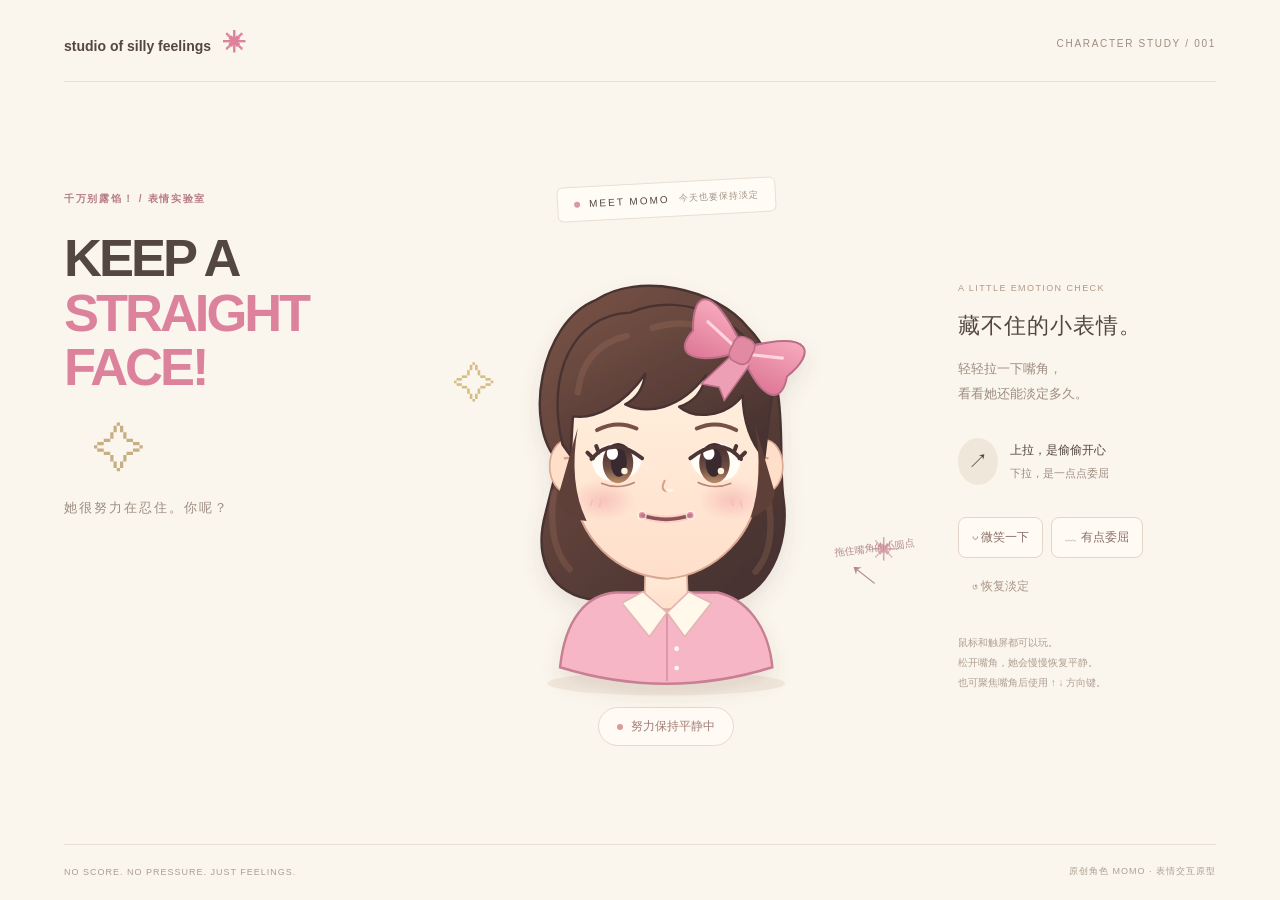
<file: archive/Momo-v1/index.html>
<!doctype html>
<html lang="zh-CN"><head><meta charset="UTF-8"><meta name="viewport" content="width=device-width, initial-scale=1"><title>KEEP A STRAIGHT FACE! · 表情实验室</title><link rel="stylesheet" href="style.css"></head>
<body><main><header><a class="brand" href="#">studio of silly feelings <span>✳</span></a><span class="edition">CHARACTER STUDY / 001</span></header><section class="intro"><span class="eyebrow">千万别露馅！ / 表情实验室</span><h1>KEEP A<br><em>STRAIGHT FACE!</em><span class="spark">✧</span></h1><p>她很努力在忍住。你呢？</p></section><section class="playground" aria-label="可交互角色"><div class="paper-label"><i></i> MEET MOMO <small>今天也要保持淡定</small></div><div class="stage"><svg id="character" viewBox="0 0 600 620" role="img" aria-labelledby="charTitle charDesc"><title id="charTitle">粉色蝴蝶结少女 Momo</title><desc id="charDesc">拖动嘴角的两个粉色圆点，或用下方表情按钮和键盘体验表情。</desc><defs><linearGradient id="hair" x2=".7" y2="1"><stop stop-color="#795346"/><stop offset="1" stop-color="#493331"/></linearGradient><linearGradient id="skin" x2="0" y2="1"><stop stop-color="#fff0de"/><stop offset="1" stop-color="#ffdfcb"/></linearGradient><linearGradient id="pink" x2="0" y2="1"><stop stop-color="#f7a9bc"/><stop offset="1" stop-color="#de7897"/></linearGradient><radialGradient id="blush"><stop stop-color="#ee8f99" stop-opacity=".7"/><stop offset="1" stop-color="#ee8f99" stop-opacity="0"/></radialGradient><linearGradient id="eye" x2="0" y2="1"><stop stop-color="#3e292d"/><stop offset=".65" stop-color="#725046"/><stop offset="1" stop-color="#bc8c68"/></linearGradient><filter id="shadow"><feDropShadow dx="0" dy="12" stdDeviation="12" flood-color="#754c40" flood-opacity=".12"/></filter></defs>
<ellipse cx="300" cy="580" rx="148" ry="15" fill="#e9dccc" opacity=".5"/>
<g id="girl" filter="url(#shadow)"><path d="M166 303C122 259 142 130 213 102C264 68 361 86 402 137C458 193 437 290 446 351C454 408 425 470 378 477L202 474C148 462 137 414 150 367Z" fill="url(#hair)" stroke="#493331" stroke-width="3"/>
<path d="M238 466C201 468 174 499 168 559Q300 600 432 559C427 507 399 474 364 466Z" fill="#f7b6c5" stroke="#c77f91" stroke-width="3"/><path d="M274 425L273 476Q301 498 327 476L325 423" fill="url(#skin)" stroke="#dba894" stroke-width="2"/>
<path d="M271 465L301 491L279 521L245 479Z M328 465L301 491L323 521L356 479Z" fill="#fff8eb" stroke="#e2b7b2" stroke-width="2"/><path d="M301 493V576" stroke="#d692a4" stroke-width="2"/><circle cx="313" cy="536" r="3" fill="#fff7e9"/><circle cx="313" cy="560" r="3" fill="#fff7e9"/>
<ellipse cx="178" cy="309" rx="23" ry="33" fill="#ffdeca" stroke="#dba894" stroke-width="2"/><ellipse cx="422" cy="309" rx="23" ry="33" fill="#ffdeca" stroke="#dba894" stroke-width="2"/><path d="M174 299Q188 296 184 316M426 299Q412 296 416 316" fill="none" stroke="#dca18e" stroke-width="3" stroke-linecap="round"/>
<path d="M182 240C182 164 415 163 419 247L415 329C412 394 362 443 301 449C239 445 189 399 185 334Z" fill="url(#skin)" stroke="#dba894" stroke-width="2.5"/>
<g id="cheeks"><ellipse cx="221" cy="351" rx="41" ry="26" fill="url(#blush)"/><ellipse cx="381" cy="351" rx="41" ry="26" fill="url(#blush)"/><path d="M208 351l-2 7m13-6l-2 7m164-8l2 7m9-6l2 7" stroke="#e99f9e" stroke-width="2" stroke-linecap="round"/></g>
<g fill="none" stroke="#765146" stroke-width="5" stroke-linecap="round"><path id="browL" d="M214 264Q239 251 263 262"/><path id="browR" d="M338 262Q362 251 387 264"/></g>
<g id="eyeL"><path d="M207 300C216 276 251 273 270 299C267 331 217 338 209 310Z" fill="#fffdf5"/><ellipse cx="240" cy="305" rx="19" ry="25" fill="url(#eye)"/><ellipse cx="241" cy="304" rx="10" ry="18" fill="#392b2d"/><ellipse cx="233" cy="293" rx="7" ry="8" fill="white"/><circle cx="248" cy="315" r="4" fill="#fff2da"/><path id="lidL" d="M207 300Q233 270 270 299M209 299l-7-7m14 0l-3-8" fill="none" stroke="#4e3534" stroke-width="5" stroke-linecap="round"/><path d="M219 330Q241 339 261 329" fill="none" stroke="#bb8a77" stroke-width="2"/></g>
<g id="eyeR"><path d="M330 299C349 273 384 276 393 300L391 310C383 338 333 331 330 299Z" fill="#fffdf5"/><ellipse cx="360" cy="305" rx="19" ry="25" fill="url(#eye)"/><ellipse cx="359" cy="304" rx="10" ry="18" fill="#392b2d"/><ellipse cx="353" cy="293" rx="7" ry="8" fill="white"/><circle cx="368" cy="315" r="4" fill="#fff2da"/><path d="M330 299Q367 270 393 300M391 299l7-7m-14 0l3-8" fill="none" stroke="#4e3534" stroke-width="5" stroke-linecap="round"/><path d="M339 329Q359 339 381 330" fill="none" stroke="#bb8a77" stroke-width="2"/></g>
<path d="M298 327q-6 12 3 13" fill="none" stroke="#d7a08c" stroke-width="2.5" stroke-linecap="round"/><ellipse cx="304" cy="339" rx="5" ry="2" fill="#fff4e4"/>
<path id="mouthShade" d="M270 371Q300 381 330 371" fill="none" stroke="#ecaaa6" stroke-width="9" stroke-linecap="round" opacity=".3"/><path id="mouth" d="M270 370Q300 380 330 370" fill="none" stroke="#8f5158" stroke-width="4.5" stroke-linecap="round"/>
<g id="handles"><circle class="handle" id="leftHandle" cx="270" cy="370" r="19" fill="transparent" tabindex="0" role="slider" aria-label="左嘴角，方向键调整" aria-valuemin="-1" aria-valuemax="1" aria-valuenow="0"/><circle class="dot" id="leftDot" cx="270" cy="370" r="5"/><circle class="handle" id="rightHandle" cx="330" cy="370" r="19" fill="transparent" tabindex="0" role="slider" aria-label="右嘴角，方向键调整" aria-valuemin="-1" aria-valuemax="1" aria-valuenow="0"/><circle class="dot" id="rightDot" cx="330" cy="370" r="5"/></g>
<path d="M171 282C150 196 183 121 255 118C323 88 415 128 432 215L422 299Q396 269 395 221C373 249 335 251 316 235Q344 226 349 196C317 239 276 245 249 232Q270 222 274 194C247 233 212 251 184 247L181 296Z" fill="url(#hair)" stroke="#493331" stroke-width="3" stroke-linejoin="round"/>
<path d="M190 217Q197 160 251 147M283 137Q357 115 402 183M160 342Q152 408 180 437M425 340Q439 409 411 440" fill="none" stroke="#aa7b60" stroke-width="8" stroke-linecap="round" opacity=".24"/><path d="M190 261Q178 330 201 377Q173 375 164 352M410 256Q422 321 405 373Q432 363 435 342" fill="#5f4039"/>
<g transform="translate(397 158) rotate(26)"><path d="M-5 0C-72-52-87-31-65 12C-75 45-52 54-7 16Z" fill="url(#pink)" stroke="#bc6d87" stroke-width="2.5"/><path d="M5 0C69-53 85-31 65 12C75 46 52 54 7 16Z" fill="url(#pink)" stroke="#bc6d87" stroke-width="2.5"/><path d="M-7 15L-27 67L-5 61L8 73L17 20" fill="#eda0b5" stroke="#bc6d87" stroke-width="2"/><path d="M-53-6L-10 7M50-6L11 8" stroke="#ffd5de" stroke-width="4" stroke-linecap="round"/><rect x="-13" y="-9" width="27" height="33" rx="10" fill="#e28aa4" stroke="#bc6d87" stroke-width="2"/></g>
<g id="sweat" opacity="0"><path d="M409 275Q435 311 416 314Q398 311 409 275Z" fill="#a9d9de" stroke="#78b6c3" stroke-width="2"/><path d="M410 297l2 7" stroke="white" stroke-width="3" stroke-linecap="round"/></g></g></svg><span class="float-star star-one">✧</span><span class="float-star star-two">✳</span><div class="drag-note">拖住嘴角的小圆点 <span>↖</span></div></div><div class="feeling"><span id="statusDot"></span><span id="feelingText" aria-live="polite">努力保持平静中</span></div></section><aside class="controls"><span class="tiny-title">A LITTLE EMOTION CHECK</span><h2>藏不住的小表情。</h2><p>轻轻拉一下嘴角，<br>看看她还能淡定多久。</p><div class="instruction"><span>↗</span><div><b>上拉，是偷偷开心</b><small>下拉，是一点点委屈</small></div></div><div class="presets"><button data-mood="happy">◡ 微笑一下</button><button data-mood="sad">﹏ 有点委屈</button><button id="reset">↺ 恢复淡定</button></div><p class="footnote">鼠标和触屏都可以玩。<br>松开嘴角，她会慢慢恢复平静。<br>也可聚焦嘴角后使用 ↑ ↓ 方向键。</p></aside><footer><span>NO SCORE. NO PRESSURE. JUST FEELINGS.</span><span>原创角色 MOMO · 表情交互原型</span></footer></main><script src="script.js"></script></body></html>
</file>
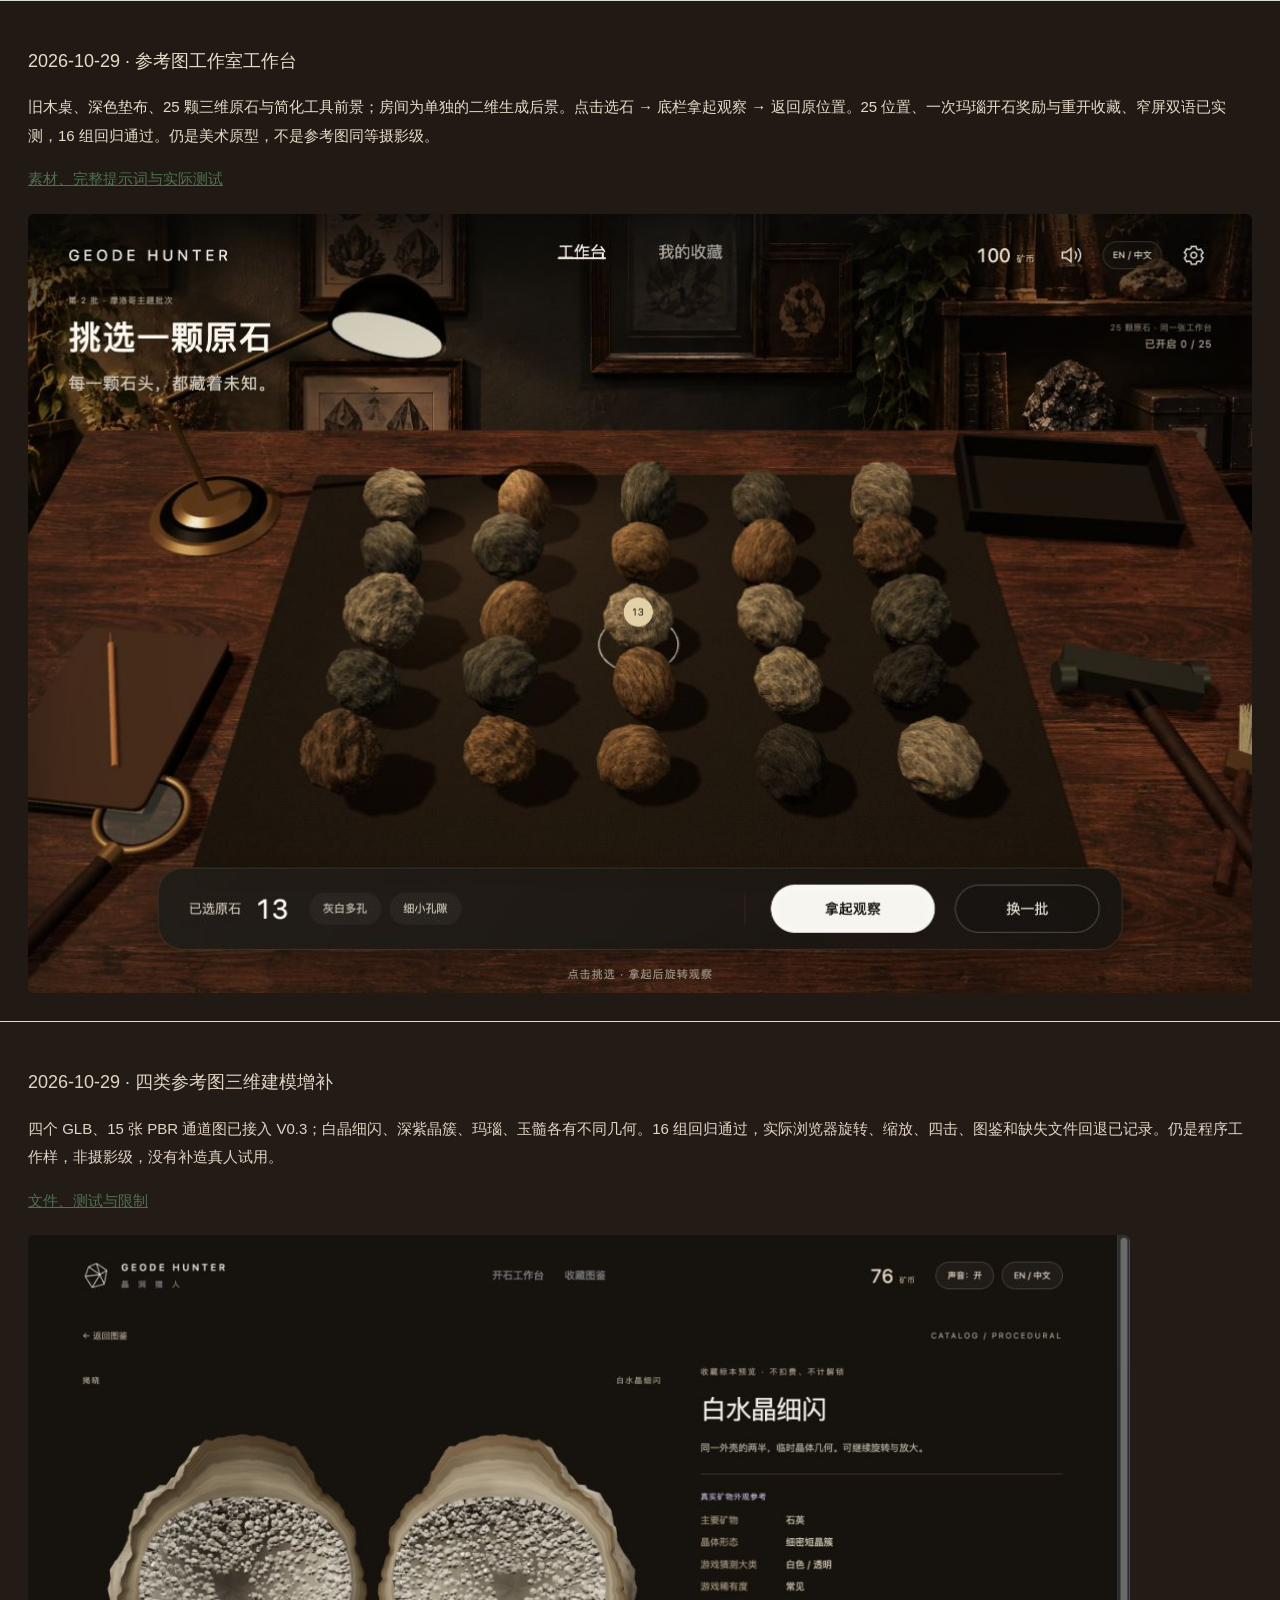
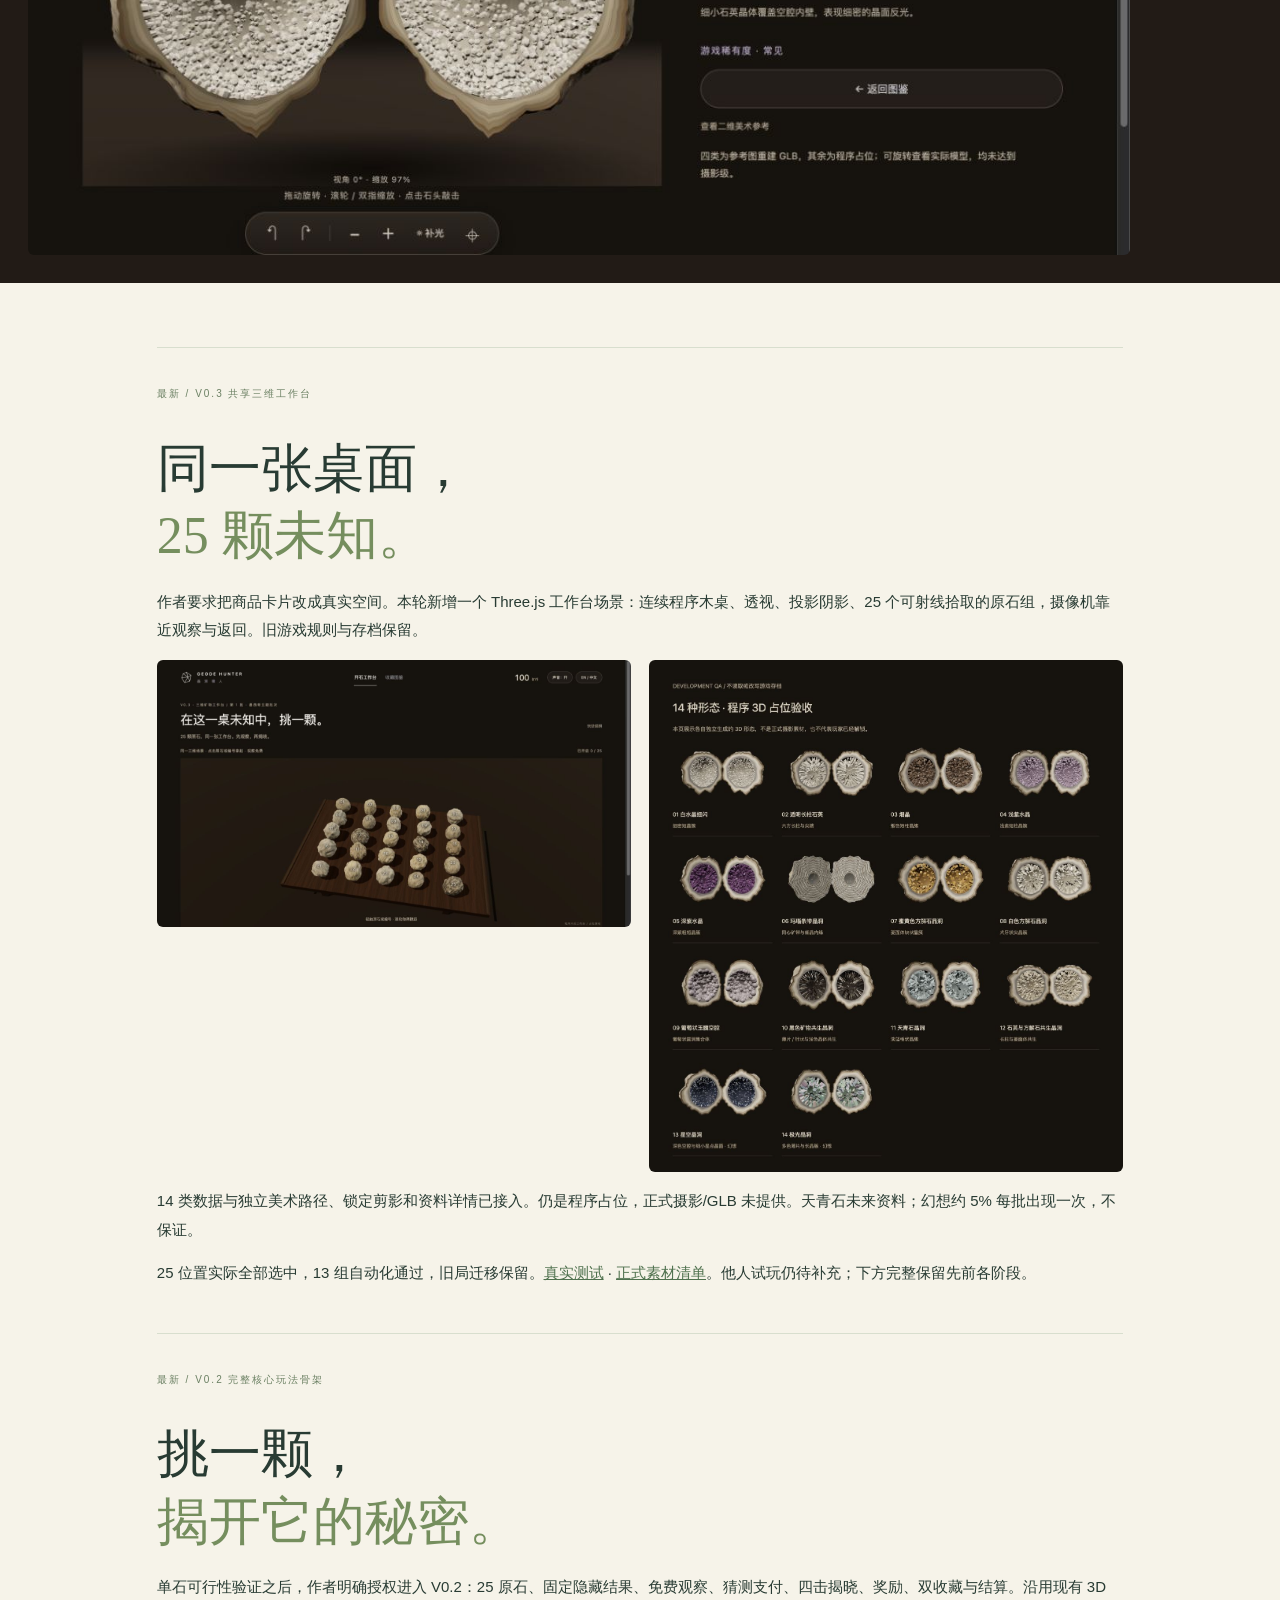
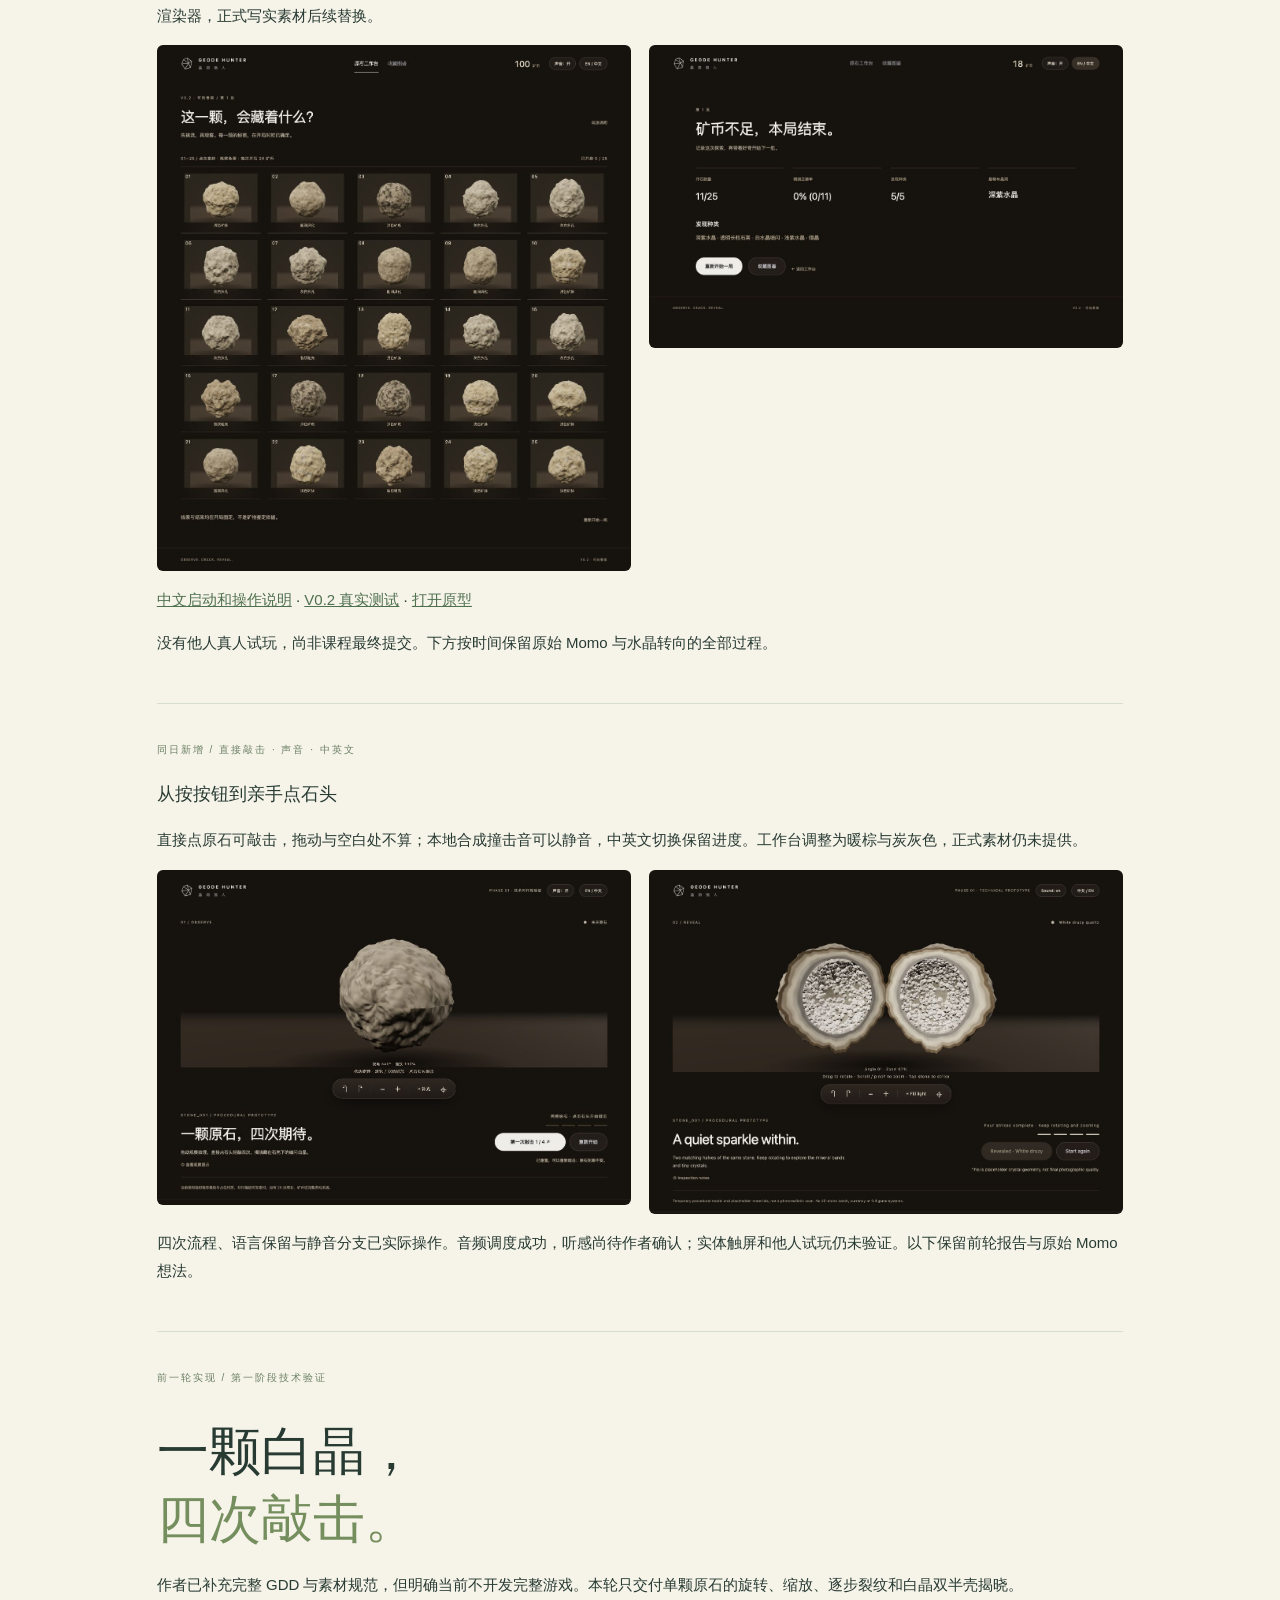
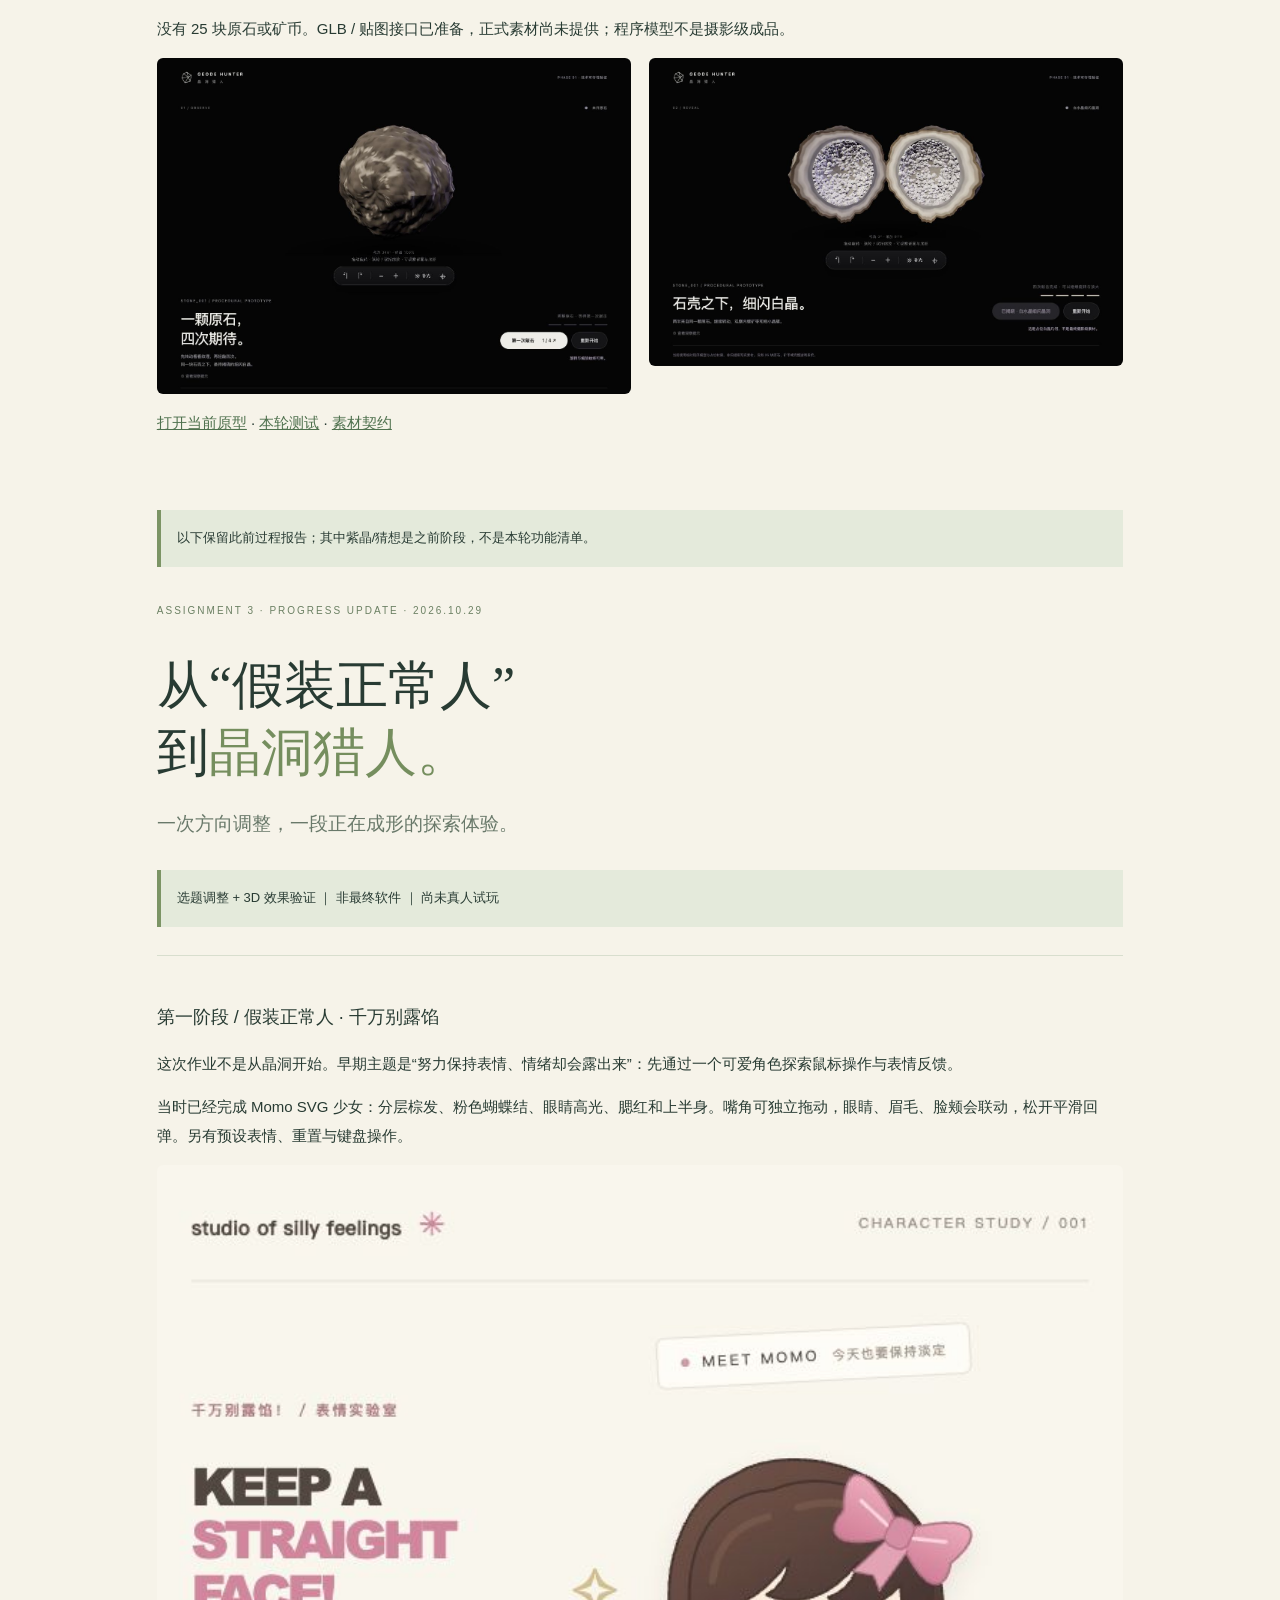
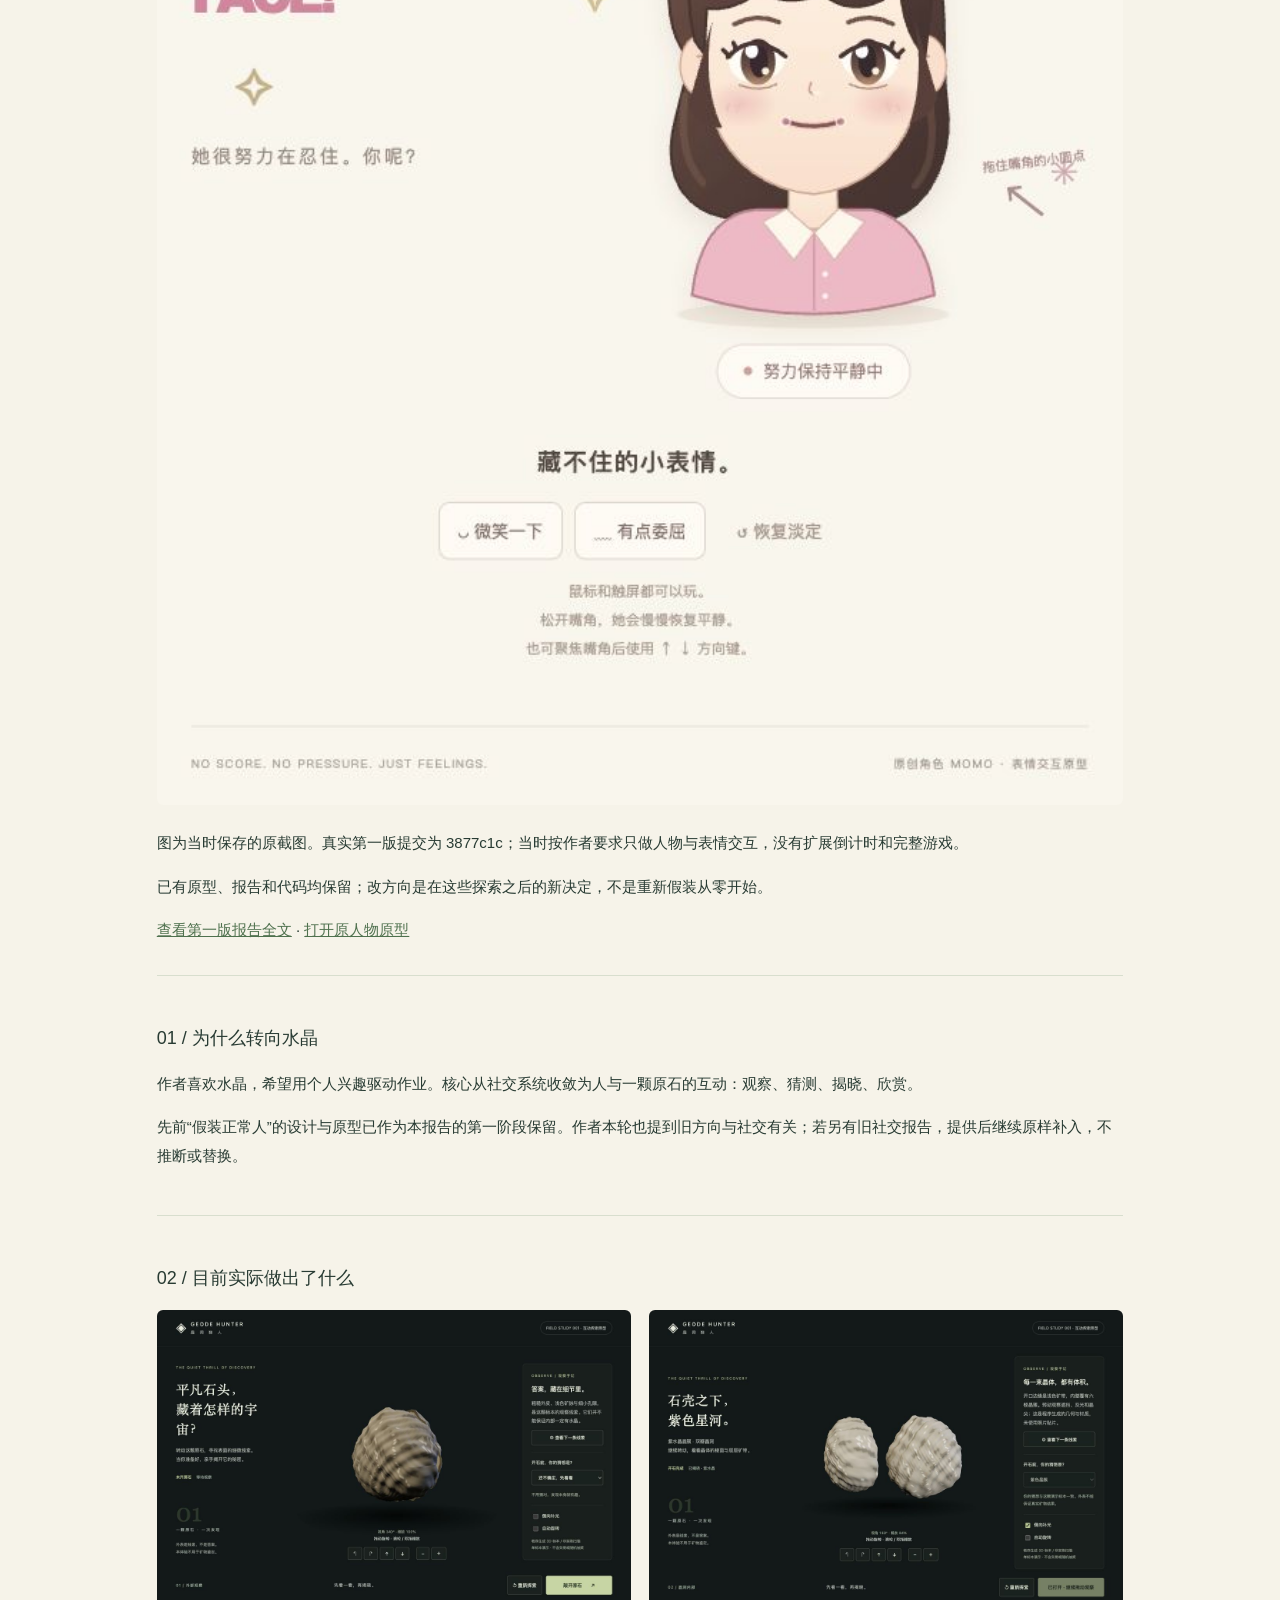
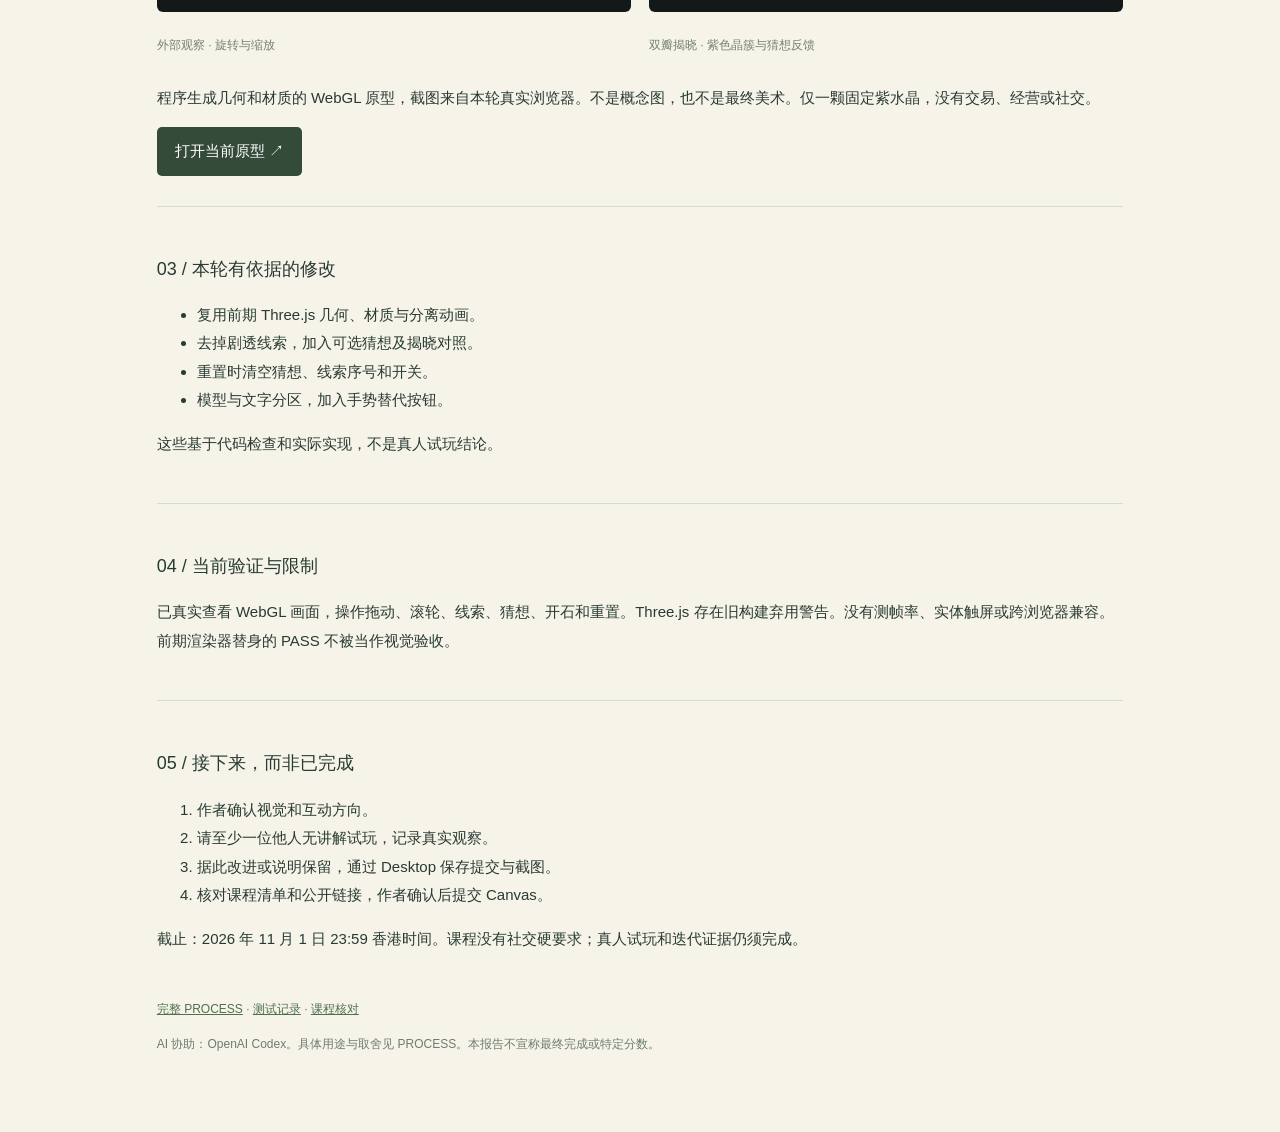
<file: docs/PROGRESS.html>
<!doctype html><html lang="zh-CN"><head><meta charset="utf-8"><meta name="viewport" content="width=device-width,initial-scale=1"><title>Geode Hunter · 阶段进度报告</title><style>*{box-sizing:border-box}body{margin:0;background:#f6f3e9;color:#283b33;font:15px/1.9 -apple-system,BlinkMacSystemFont,"PingFang SC",sans-serif}main{max-width:1120px;margin:auto;padding:64px 6vw}.tag{font-size:10px;letter-spacing:2px;color:#6b8063}h1{font:52px/1.3 Georgia,"Songti SC",serif;margin:28px 0 18px}em{font-style:normal;color:#758e5e}.lead{font-size:19px;color:#69796a}.status{background:#e4eadb;border-left:4px solid #7c9465;padding:16px;margin:28px 0;font-size:13px}section{border-top:1px solid #d8dece;padding:30px 0}h2{font-size:18px;font-weight:500}.grid{display:grid;grid-template-columns:1fr 1fr;gap:18px}img{width:100%;border-radius:6px}.grid p{font-size:12px;color:#748270}.button{display:inline-block;padding:10px 18px;background:#354b3a;color:white;text-decoration:none;border-radius:5px}a{color:#4f714e}footer{font-size:12px;color:#6d7d70}@media(max-width:650px){main{padding:30px 22px}h1{font-size:38px}.grid{grid-template-columns:1fr}}@media print{main{padding:10mm}section{break-inside:avoid}.button{display:none}}</style></head><body><section style="padding:28px;background:#211a14;color:#e7dcc9"><h2>2026-10-29 · 参考图工作室工作台</h2><p>旧木桌、深色垫布、25 颗三维原石与简化工具前景；房间为单独的二维生成后景。点击选石 → 底栏拿起观察 → 返回原位置。25 位置、一次玛瑙开石奖励与重开收藏、窄屏双语已实测，16 组回归通过。仍是美术原型，不是参考图同等摄影级。</p><a href="WORKSHOP_ASSETS.md">素材、完整提示词与实际测试</a><img src="evidence/geode-workshop-01-table.jpg" alt="实际工作室工作台截图" style="display:block;max-width:100%;margin-top:20px"></section><section style="padding:28px;background:#221b16;color:#e3d5c5"><h2>2026-10-29 · 四类参考图三维建模增补</h2><p>四个 GLB、15 张 PBR 通道图已接入 V0.3；白晶细闪、深紫晶簇、玛瑙、玉髓各有不同几何。16 组回归通过，实际浏览器旋转、缩放、四击、图鉴和缺失文件回退已记录。仍是程序工作样，非摄影级，没有补造真人试用。</p><a href="REFERENCE_MODELS.md">文件、测试与限制</a><img src="evidence/geode-model-06-in-game.jpg" alt="实际游戏图鉴使用白晶 GLB" style="display:block;max-width:90%;margin-top:20px"></section><main><section><span class="tag">最新 / V0.3 共享三维工作台</span><h1>同一张桌面，<br><em>25 颗未知。</em></h1><p>作者要求把商品卡片改成真实空间。本轮新增一个 Three.js 工作台场景：连续程序木桌、透视、投影阴影、25 个可射线拾取的原石组，摄像机靠近观察与返回。旧游戏规则与存档保留。</p><div class="grid"><img src="evidence/v03-01-table.jpg" alt="同一三维工作台"><img src="evidence/v03-06-fourteen-forms.jpg" alt="14 类程序形态开发验收，非摄影也非玩家全解锁"></div><p>14 类数据与独立美术路径、锁定剪影和资料详情已接入。仍是程序占位，正式摄影/GLB 未提供。天青石未来资料；幻想约 5% 每批出现一次，不保证。</p><p>25 位置实际全部选中，13 组自动化通过，旧局迁移保留。<a href="V03_TESTING.md">真实测试</a> · <a href="V03_ASSETS.md">正式素材清单</a>。他人试玩仍待补充；下方完整保留先前各阶段。</p></section><section><span class="tag">最新 / V0.2 完整核心玩法骨架</span><h1>挑一颗，<br><em>揭开它的秘密。</em></h1><p>单石可行性验证之后，作者明确授权进入 V0.2：25 原石、固定隐藏结果、免费观察、猜测支付、四击揭晓、奖励、双收藏与结算。沿用现有 3D 渲染器，正式写实素材后续替换。</p><div class="grid"><img src="evidence/v02-01-table.jpg" alt="25 原石实际陈列"><img src="evidence/v02-04-gameover.jpg" alt="实际矿币不足结算"></div><p><a href="../README.md">中文启动和操作说明</a> · <a href="V02_TESTING.md">V0.2 真实测试</a> · <a href="../prototype/index.html">打开原型</a></p><p>没有他人真人试玩，尚非课程最终提交。下方按时间保留原始 Momo 与水晶转向的全部过程。</p></section><section><span class="tag">同日新增 / 直接敲击 · 声音 · 中英文</span><h2>从按按钮到亲手点石头</h2><p>直接点原石可敲击，拖动与空白处不算；本地合成撞击音可以静音，中英文切换保留进度。工作台调整为暖棕与炭灰色，正式素材仍未提供。</p><div class="grid"><img src="evidence/2026-10-29-16-warm-closed.jpg" alt="暖色原石真实浏览器"><img src="evidence/2026-10-29-14-english-reveal.jpg" alt="英文揭晓真实浏览器"></div><p>四次流程、语言保留与静音分支已实际操作。音频调度成功，听感尚待作者确认；实体触屏和他人试玩仍未验证。以下保留前轮报告与原始 Momo 想法。</p></section><section id="phase1"><span class="tag">前一轮实现 / 第一阶段技术验证</span><h1>一颗白晶，<br><em>四次敲击。</em></h1><p>作者已补充完整 GDD 与素材规范，但明确当前不开发完整游戏。本轮只交付单颗原石的旋转、缩放、逐步裂纹和白晶双半壳揭晓。</p><p>没有 25 块原石或矿币。GLB / 贴图接口已准备，正式素材尚未提供；程序模型不是摄影级成品。</p><div class="grid"><img src="evidence/2026-10-29-08-white-closed.jpg" alt="当前单石原石"><img src="evidence/2026-10-29-11-white-reveal.jpg" alt="当前白晶揭晓"></div><p><a href="../prototype/index.html">打开当前原型</a> · <a href="PHASE1_TESTING.md">本轮测试</a> · <a href="ASSET_CONTRACT.md">素材契约</a></p></section><div class="status">以下保留此前过程报告；其中紫晶/猜想是之前阶段，不是本轮功能清单。</div><span class="tag">ASSIGNMENT 3 · PROGRESS UPDATE · 2026.10.29</span><h1>从“假装正常人”<br>到<em>晶洞猎人。</em></h1><p class="lead">一次方向调整，一段正在成形的探索体验。</p><div class="status">选题调整 + 3D 效果验证 ｜ 非最终软件 ｜ 尚未真人试玩</div><section><h2>第一阶段 / 假装正常人 · 千万别露馅</h2><p>这次作业不是从晶洞开始。早期主题是“努力保持表情、情绪却会露出来”：先通过一个可爱角色探索鼠标操作与表情反馈。</p><p>当时已经完成 Momo SVG 少女：分层棕发、粉色蝴蝶结、眼睛高光、腮红和上半身。嘴角可独立拖动，眼睛、眉毛、脸颊会联动，松开平滑回弹。另有预设表情、重置与键盘操作。</p><img src="evidence/2026-10-18-momo-original.jpg" alt="2026-10-18 真实留存的人物原型画面"><p>图为当时保存的原截图。真实第一版提交为 3877c1c；当时按作者要求只做人物与表情交互，没有扩展倒计时和完整游戏。</p><p>已有原型、报告和代码均保留；改方向是在这些探索之后的新决定，不是重新假装从零开始。</p><a href="../archive/Momo-v1/README.md">查看第一版报告全文</a> · <a href="../archive/Momo-v1/index.html">打开原人物原型</a></section><section><h2>01 / 为什么转向水晶</h2><p>作者喜欢水晶，希望用个人兴趣驱动作业。核心从社交系统收敛为人与一颗原石的互动：观察、猜测、揭晓、欣赏。</p><p>先前“假装正常人”的设计与原型已作为本报告的第一阶段保留。作者本轮也提到旧方向与社交有关；若另有旧社交报告，提供后继续原样补入，不推断或替换。</p></section><section><h2>02 / 目前实际做出了什么</h2><div class="grid"><div><img src="evidence/2026-10-29-01-raw-stone.jpg" alt="原石实际浏览器截图"><p>外部观察 · 旋转与缩放</p></div><div><img src="evidence/2026-10-29-02-reveal.jpg" alt="揭晓实际浏览器截图"><p>双瓣揭晓 · 紫色晶簇与猜想反馈</p></div></div><p>程序生成几何和材质的 WebGL 原型，截图来自本轮真实浏览器。不是概念图，也不是最终美术。仅一颗固定紫水晶，没有交易、经营或社交。</p><a class="button" href="../prototype/index.html">打开当前原型 ↗</a></section><section><h2>03 / 本轮有依据的修改</h2><ul><li>复用前期 Three.js 几何、材质与分离动画。</li><li>去掉剧透线索，加入可选猜想及揭晓对照。</li><li>重置时清空猜想、线索序号和开关。</li><li>模型与文字分区，加入手势替代按钮。</li></ul><p>这些基于代码检查和实际实现，不是真人试玩结论。</p></section><section><h2>04 / 当前验证与限制</h2><p>已真实查看 WebGL 画面，操作拖动、滚轮、线索、猜想、开石和重置。Three.js 存在旧构建弃用警告。没有测帧率、实体触屏或跨浏览器兼容。前期渲染器替身的 PASS 不被当作视觉验收。</p></section><section><h2>05 / 接下来，而非已完成</h2><ol><li>作者确认视觉和互动方向。</li><li>请至少一位他人无讲解试玩，记录真实观察。</li><li>据此改进或说明保留，通过 Desktop 保存提交与截图。</li><li>核对课程清单和公开链接，作者确认后提交 Canvas。</li></ol><p>截止：2026 年 11 月 1 日 23:59 香港时间。课程没有社交硬要求；真人试玩和迭代证据仍须完成。</p></section><footer><a href="../PROCESS.md">完整 PROCESS</a> · <a href="TESTING.md">测试记录</a> · <a href="REQUIREMENTS.md">课程核对</a><p>AI 协助：OpenAI Codex。具体用途与取舍见 PROCESS。本报告不宣称最终完成或特定分数。</p></footer></main></body></html>
</file>
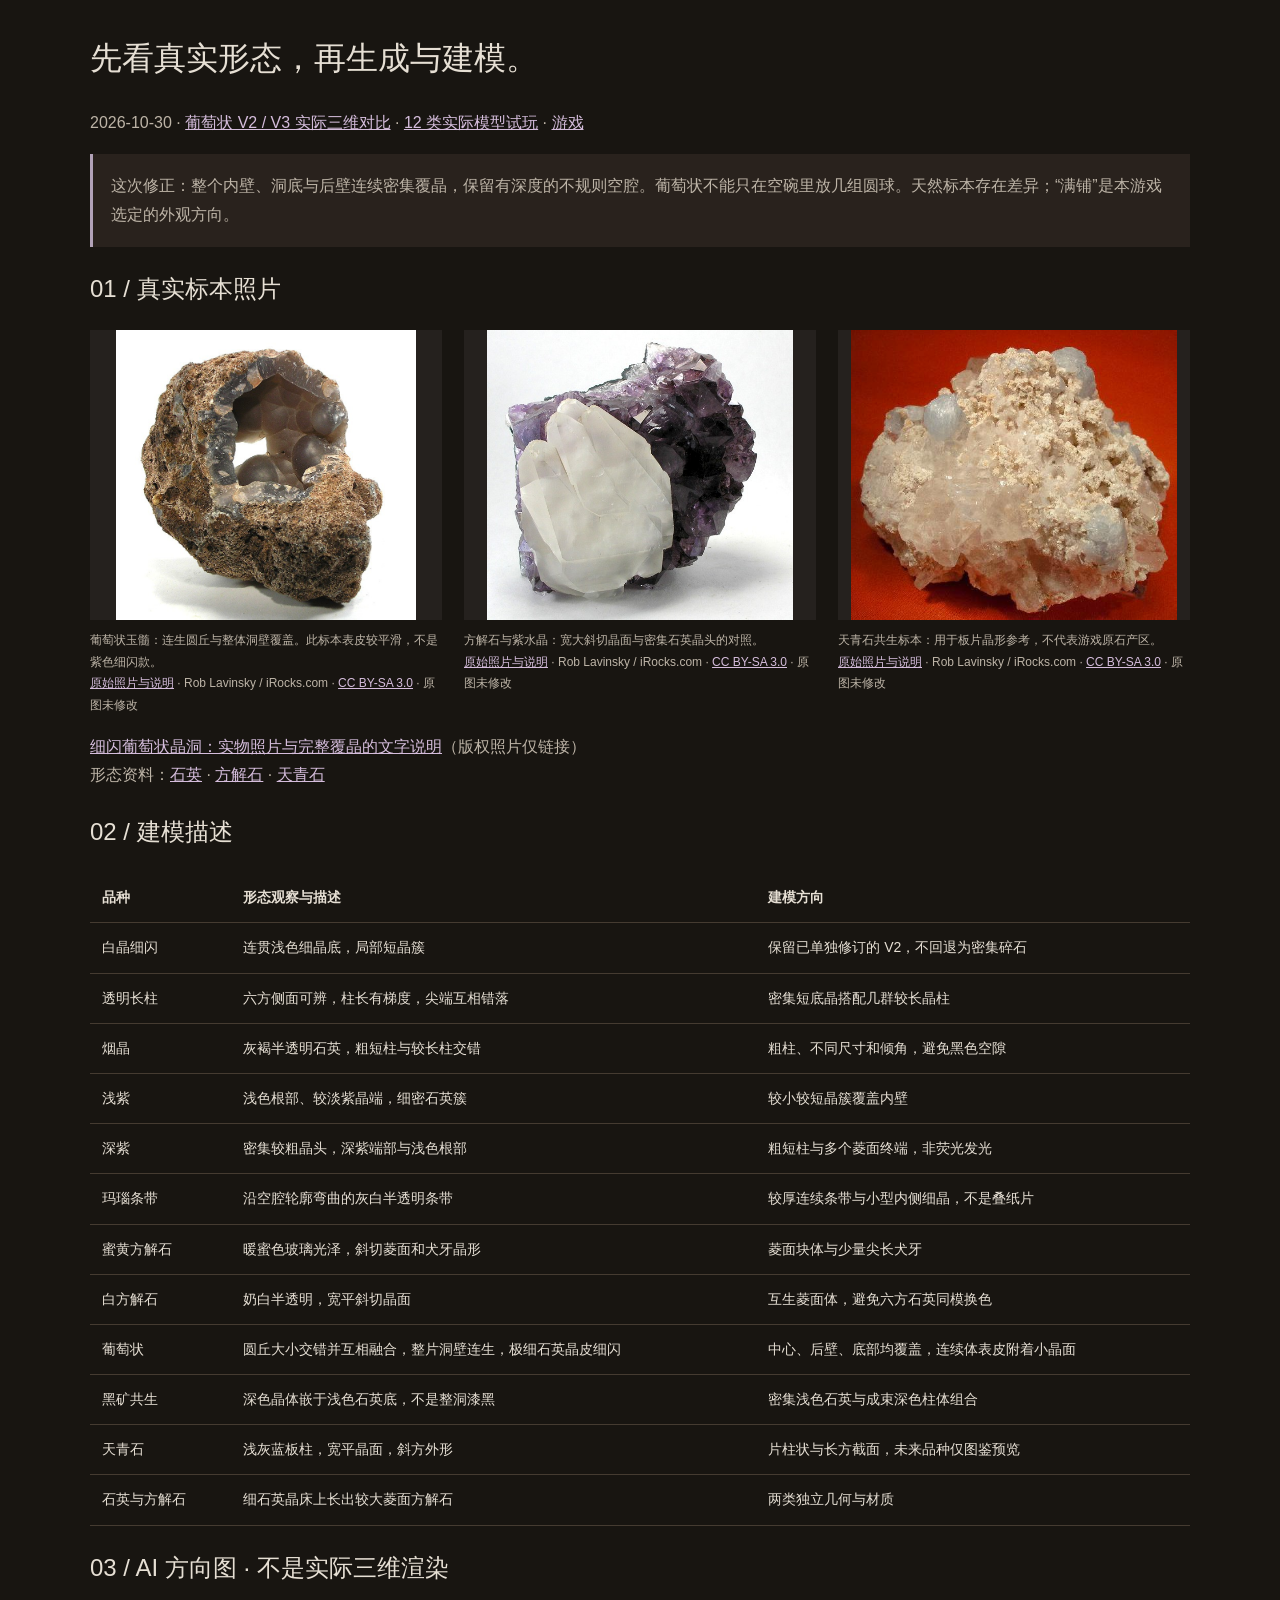
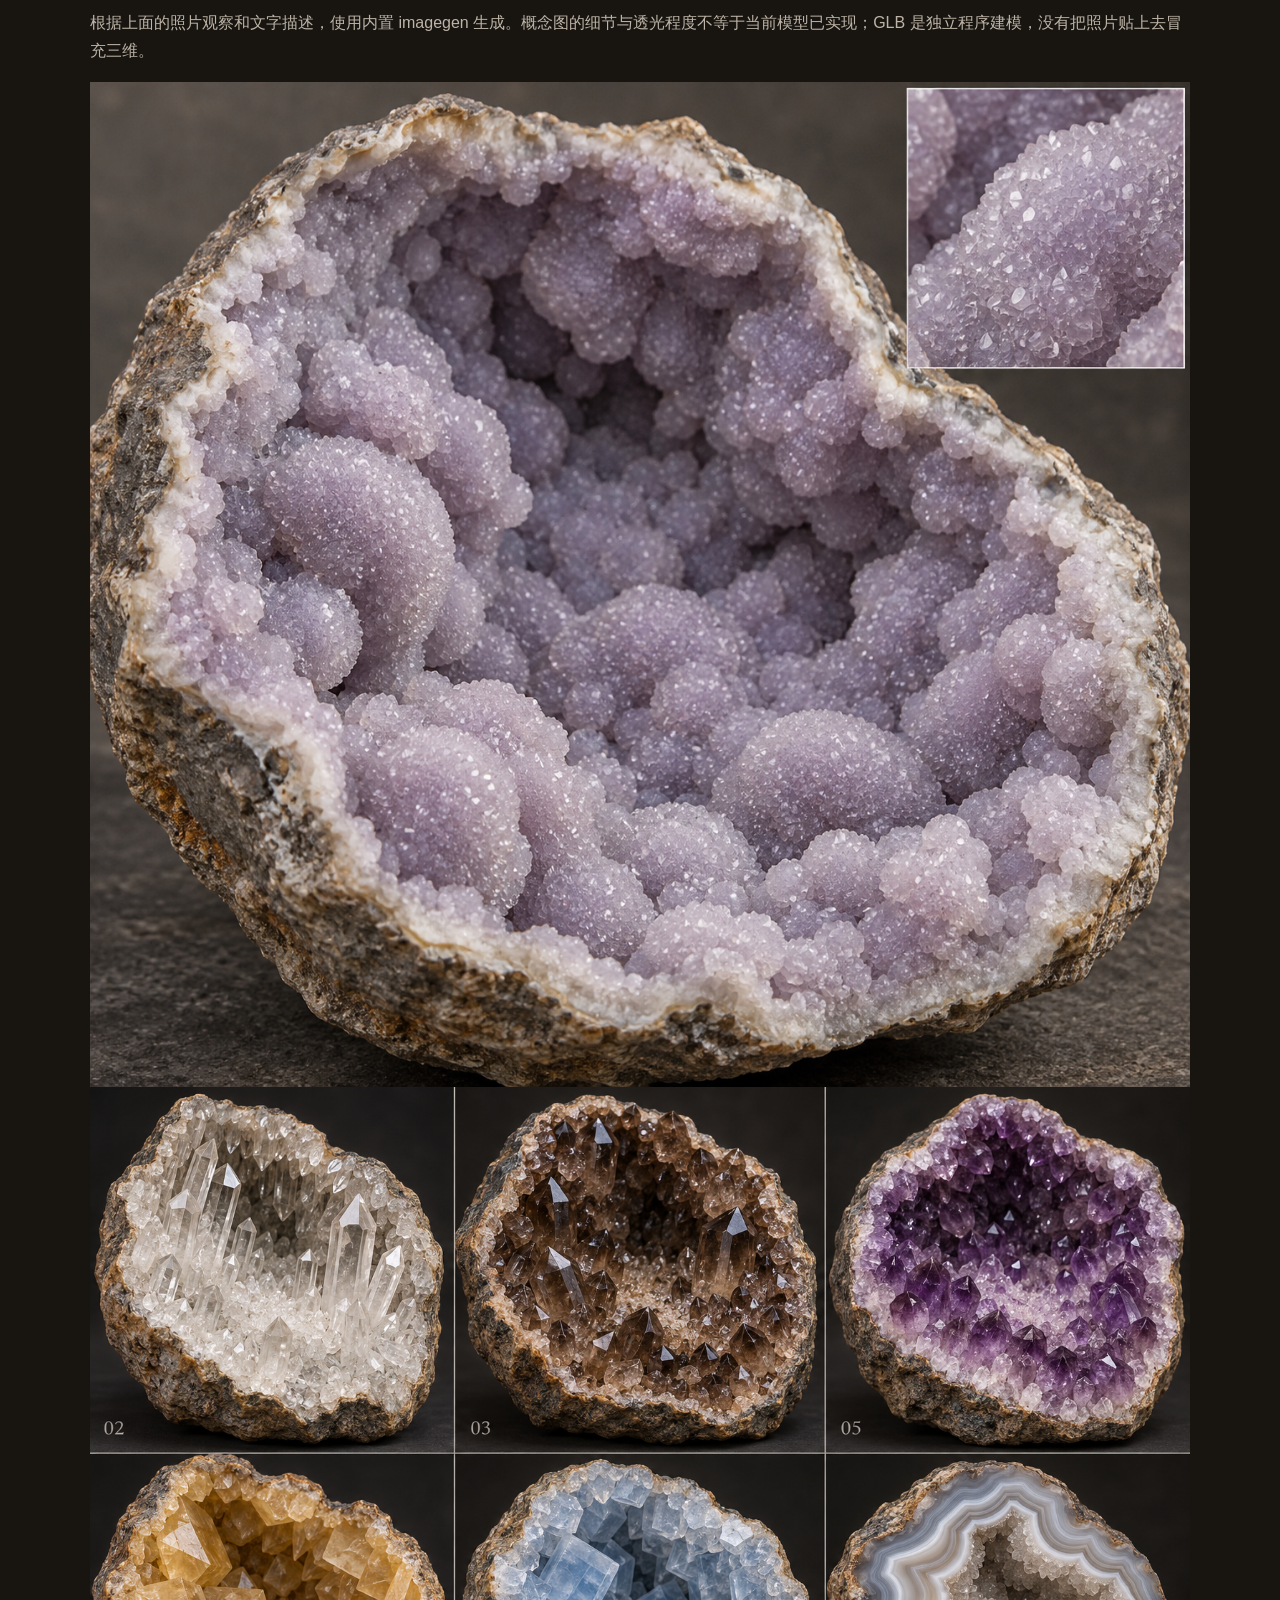
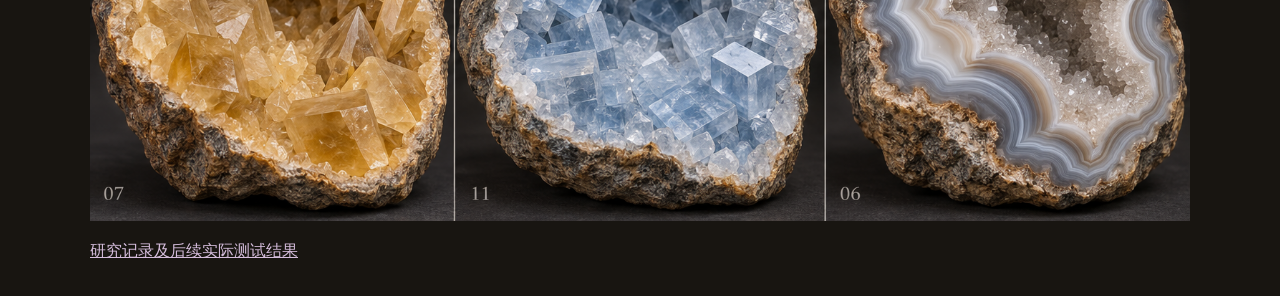
<file: tests/mineral-research.html>
<!doctype html><html lang="zh-CN"><meta charset="utf-8"><meta name="viewport" content="width=device-width,initial-scale=1"><link rel="icon" href="data:,"><title>晶洞形态研究 · 真实参考与生成方向</title><style>*{box-sizing:border-box}body{background:#181511;color:#e6dfd4;font:16px/1.8 -apple-system,BlinkMacSystemFont,'PingFang SC',sans-serif;margin:30px auto;max-width:1150px;padding:0 25px}h1,h2{font-weight:500}a{color:#d5bddc}p,figcaption{color:#bdb4a7}.photos{display:grid;grid-template-columns:repeat(3,1fr);gap:22px}figure{margin:0}figure img{width:100%;height:290px;object-fit:contain;background:#25211e}figcaption{font-size:12px}table{border-collapse:collapse;width:100%;font-size:14px}td,th{padding:12px;border-bottom:1px solid #453b31;text-align:left}.direction{width:100%;display:block}.callout{padding:18px;border-left:3px solid #b2a2b8;background:#29221d}@media(max-width:700px){.photos{grid-template-columns:1fr}td{padding:5px}}</style><h1>先看真实形态，再生成与建模。</h1><p>2026-10-30 · <a href="./grape-density-review.html">葡萄状 V2 / V3 实际三维对比</a> · <a href="./reference-models.html">12 类实际模型试玩</a> · <a href="../prototype/?workshop=1">游戏</a></p><p class="callout">这次修正：整个内壁、洞底与后壁连续密集覆晶，保留有深度的不规则空腔。葡萄状不能只在空碗里放几组圆球。天然标本存在差异；“满铺”是本游戏选定的外观方向。</p><h2>01 / 真实标本照片</h2><div class="photos"><figure><img src="../prototype/assets/research/botryoidal-real.jpg" alt="真实标本照片"><figcaption>葡萄状玉髓：连生圆丘与整体洞壁覆盖。此标本表皮较平滑，不是紫色细闪款。<br><a href="https://commons.wikimedia.org/wiki/File:Quartz-46809.jpg">原始照片与说明</a> · Rob Lavinsky / iRocks.com · <a href="https://creativecommons.org/licenses/by-sa/3.0/">CC BY-SA 3.0</a> · 原图未修改</figcaption></figure><figure><img src="../prototype/assets/research/calcite-quartz-real.jpg" alt="真实标本照片"><figcaption>方解石与紫水晶：宽大斜切晶面与密集石英晶头的对照。<br><a href="https://commons.wikimedia.org/wiki/File:Calcite-Quartz-118317.jpg">原始照片与说明</a> · Rob Lavinsky / iRocks.com · <a href="https://creativecommons.org/licenses/by-sa/3.0/">CC BY-SA 3.0</a> · 原图未修改</figcaption></figure><figure><img src="../prototype/assets/research/celestine-real.jpg" alt="真实标本照片"><figcaption>天青石共生标本：用于板片晶形参考，不代表游戏原石产区。<br><a href="https://commons.wikimedia.org/wiki/File:Celestine-Calcite-Rhodochrosite-244357.jpg">原始照片与说明</a> · Rob Lavinsky / iRocks.com · <a href="https://creativecommons.org/licenses/by-sa/3.0/">CC BY-SA 3.0</a> · 原图未修改</figcaption></figure></div><p><a href="https://www.zoneminerale.com/product-page/stunning-sparkly-blue-lace-agate-geode-botryoidal-druzy-malawi">细闪葡萄状晶洞：实物照片与完整覆晶的文字说明</a>（版权照片仅链接）<br>形态资料：<a href="https://handbookofmineralogy.org/pdfs/quartz.pdf">石英</a> · <a href="https://handbookofmineralogy.org/pdfs/calcite.pdf">方解石</a> · <a href="https://handbookofmineralogy.org/pdfs/celestine.pdf">天青石</a></p><h2>02 / 建模描述</h2><table><thead><tr><th>品种</th><th>形态观察与描述</th><th>建模方向</th></tr></thead><tbody><tr><td>白晶细闪</td><td>连贯浅色细晶底，局部短晶簇</td><td>保留已单独修订的 V2，不回退为密集碎石</td></tr><tr><td>透明长柱</td><td>六方侧面可辨，柱长有梯度，尖端互相错落</td><td>密集短底晶搭配几群较长晶柱</td></tr><tr><td>烟晶</td><td>灰褐半透明石英，粗短柱与较长柱交错</td><td>粗柱、不同尺寸和倾角，避免黑色空隙</td></tr><tr><td>浅紫</td><td>浅色根部、较淡紫晶端，细密石英簇</td><td>较小较短晶簇覆盖内壁</td></tr><tr><td>深紫</td><td>密集较粗晶头，深紫端部与浅色根部</td><td>粗短柱与多个菱面终端，非荧光发光</td></tr><tr><td>玛瑙条带</td><td>沿空腔轮廓弯曲的灰白半透明条带</td><td>较厚连续条带与小型内侧细晶，不是叠纸片</td></tr><tr><td>蜜黄方解石</td><td>暖蜜色玻璃光泽，斜切菱面和犬牙晶形</td><td>菱面块体与少量尖长犬牙</td></tr><tr><td>白方解石</td><td>奶白半透明，宽平斜切晶面</td><td>互生菱面体，避免六方石英同模换色</td></tr><tr><td>葡萄状</td><td>圆丘大小交错并互相融合，整片洞壁连生，极细石英晶皮细闪</td><td>中心、后壁、底部均覆盖，连续体表皮附着小晶面</td></tr><tr><td>黑矿共生</td><td>深色晶体嵌于浅色石英底，不是整洞漆黑</td><td>密集浅色石英与成束深色柱体组合</td></tr><tr><td>天青石</td><td>浅灰蓝板柱，宽平晶面，斜方外形</td><td>片柱状与长方截面，未来品种仅图鉴预览</td></tr><tr><td>石英与方解石</td><td>细石英晶床上长出较大菱面方解石</td><td>两类独立几何与材质</td></tr></tbody></table><h2>03 / AI 方向图 · 不是实际三维渲染</h2><p>根据上面的照片观察和文字描述，使用内置 imagegen 生成。概念图的细节与透光程度不等于当前模型已实现；GLB 是独立程序建模，没有把照片贴上去冒充三维。</p><img class="direction" src="../prototype/assets/reference/09-grape-drusy-direction-v03.png" alt="AI 生成的密集葡萄状细闪晶洞方向图"><img class="direction" src="../prototype/assets/reference/mineral-habits-direction-v01.png" alt="AI 生成的六类矿物晶形方向对照"><p><a href="../docs/MINERAL_DENSITY_REVISION.md">研究记录及后续实际测试结果</a></p></html>
</file>
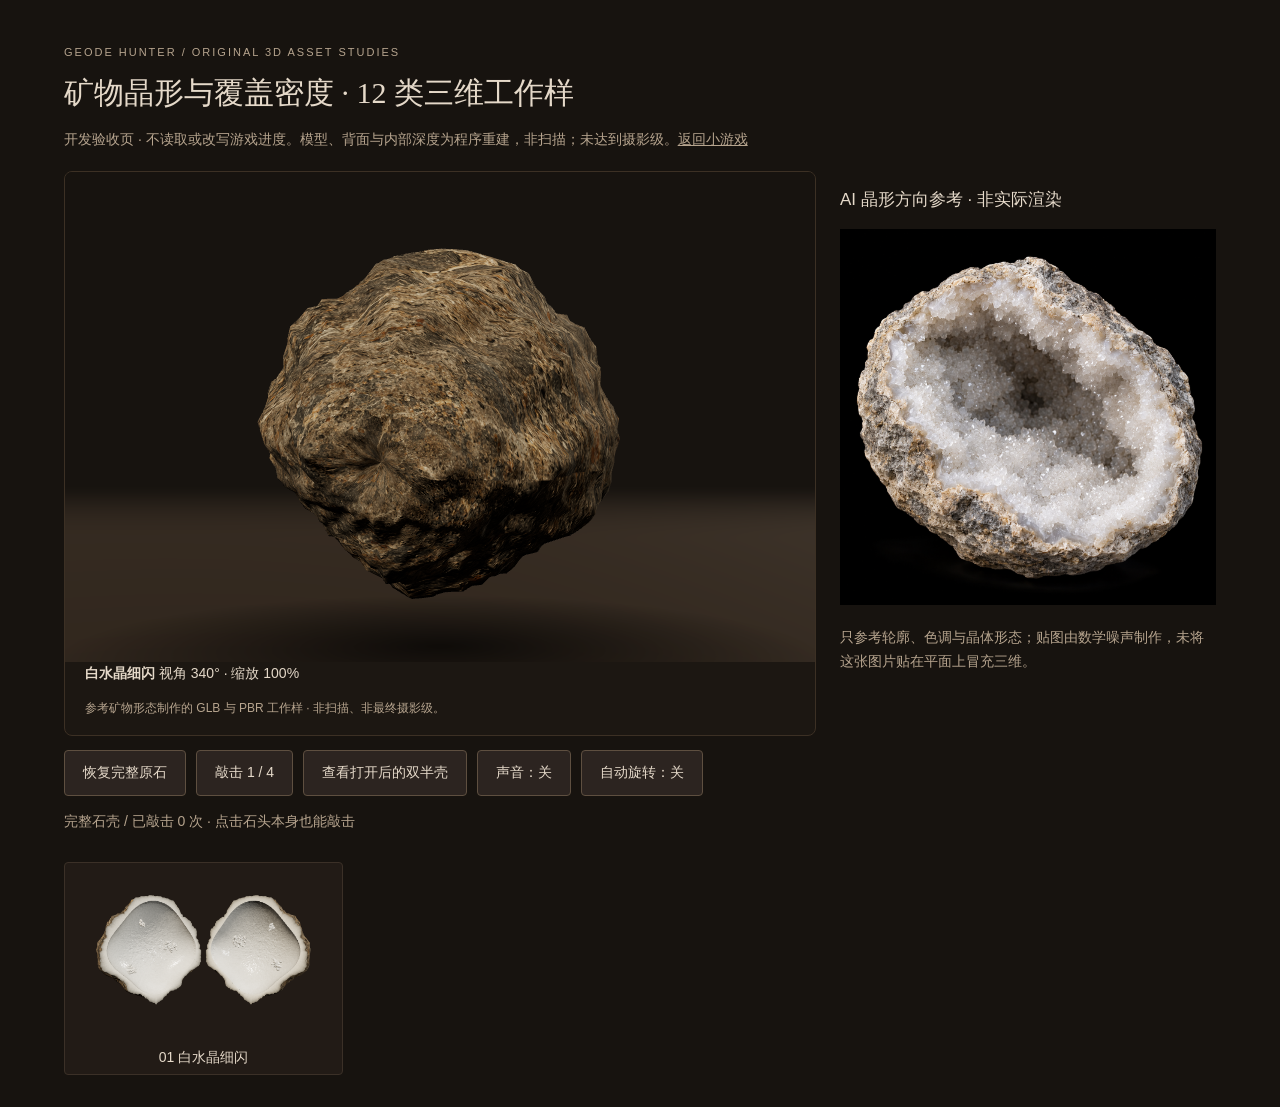
<file: tests/reference-models.html>
<!doctype html><html lang="zh-CN"><head><meta charset="utf-8"><meta name="viewport" content="width=device-width,initial-scale=1"><base href="../prototype/"><title>晶洞材质与模型 · 参考建模工作样</title><link rel="icon" href="data:,"><script type="importmap">{"imports":{"three":"./vendor/three.module.js"}}</script><style>
*{box-sizing:border-box}body{background:#17130f;color:#e5d9c9;margin:0;padding:32px 5%;font:14px/1.7 -apple-system,BlinkMacSystemFont,'PingFang SC',sans-serif}h1{font:400 30px Georgia,serif;margin:5px 0}p{color:#b6a48e}button,a{font:inherit;color:inherit}button{background:#2c2420;border:1px solid #5e4f40;padding:10px 18px;cursor:pointer;border-radius:4px}button[aria-pressed=true]{background:#50413a}button:disabled{opacity:.4}.workspace{display:grid;grid-template-columns:2fr 1fr;gap:24px;margin-top:20px}.viewer{background:#1c1712;border:1px solid #3c3024;border-radius:8px;overflow:hidden}#stage{width:100%;height:490px;touch-action:none}#stage canvas{width:100%;height:100%;display:block}.caption{padding:0 20px}#reference{width:100%;aspect-ratio:1;object-fit:contain;background:#000}aside h2{font-size:17px;font-weight:400}.controls{display:flex;flex-wrap:wrap;gap:10px;margin-top:14px}#catalog{display:grid;grid-template-columns:repeat(4,1fr);gap:12px;margin-top:28px}#catalog img{width:100%;aspect-ratio:1.5;object-fit:contain}#catalog button{padding:4px 10px;background:#221b16;border-color:#3b3027}small{color:#9e8d79}.eyebrow{letter-spacing:2px;font-size:11px}#assetStatus{min-height:25px;font-size:12px}#error{color:#eead96}@media(max-width:700px){.workspace{grid-template-columns:1fr}#stage{height:370px}aside{display:none}#catalog{grid-template-columns:1fr 1fr}body{padding:22px 4%}}</style></head><body>
<p class="eyebrow">GEODE HUNTER / ORIGINAL 3D ASSET STUDIES</p><h1>矿物晶形与覆盖密度 · 12 类三维工作样</h1><p>开发验收页 · 不读取或改写游戏进度。模型、背面与内部深度为程序重建，非扫描；未达到摄影级。<a href="./">返回小游戏</a></p>
<div class="workspace"><section class="viewer"><div id="stage" tabindex="0" aria-label="三维模型，可拖动旋转、滚轮缩放，点击石头敲击"></div><div class="caption"><strong id="modelName"></strong> <span id="viewStatus"></span><p id="assetStatus"></p><p id="error" hidden></p></div></section><aside><h2>AI 晶形方向参考 · 非实际渲染</h2><img id="reference" alt="建模使用的二维 AI 美术候选图"><p>只参考轮廓、色调与晶体形态；贴图由数学噪声制作，未将这张图片贴在平面上冒充三维。</p></aside></div>
<div class="controls"><button id="reset">恢复完整原石</button><button id="hit">敲击 1 / 4</button><button id="reveal">查看打开后的双半壳</button><button id="sound" aria-pressed="false">声音：关</button><button id="rotate">自动旋转：关</button></div><p id="status" role="status"></p><div id="catalog"></div>
<script type="module">
import C from './config.js';import './v03-vocabulary.js?v=mineral-density-4';import './app.js?v=mineral-density-4';import {StoneSound} from './sound.js';
const view=window.GeodeView,$=s=>document.querySelector(s),types=C.types.filter(t=>t.art.modelStatus==='reference-study'),sound=new StoneSound();sound.enabled=false;if(new URLSearchParams(location.search).has('missing'))types[0].art.modelUrl='assets/models/intentional-missing-demo.glb';let current=types[0],hits=0,loading=false,auto=false,epoch=0;
function status(){document.body.dataset.hits=String(hits);$('#status').textContent=loading?'正在载入配对 GLB…':hits===4?'已揭晓 · 两半外壳来自同一模型，可继续拖动、缩放。':`完整石壳 / 已敲击 ${hits} 次 · 点击石头本身也能敲击`;$('#hit').disabled=loading||hits===4;$('#hit').textContent=hits===4?'四击完成':`敲击 ${hits+1} / 4`;}
async function choose(type){const ticket=++epoch;loading=true;current=type;hits=0;$('#modelName').textContent=type.name;$('#reference').src=type.art.detailImage;document.body.dataset.selected=type.id;status();await view.load({type:type.id,seed:1487,shell:'chalk',phase:'intact'},true);if(ticket!==epoch)return;loading=false;status();}
function strike(){if(loading||hits===4)return;hits++;view.strike(hits);sound.strike(hits);if(hits===4)view.reveal();status();}
$('#stage').addEventListener('stone-tap',strike);$('#hit').onclick=strike;$('#reset').onclick=()=>choose(current);$('#reveal').onclick=()=>{if(loading)return;hits=4;view.reveal();status();};$('#sound').onclick=()=>{sound.enabled=!sound.enabled;$('#sound').textContent='声音：'+(sound.enabled?'开':'关');$('#sound').setAttribute('aria-pressed',String(sound.enabled));};$('#rotate').onclick=()=>{auto=!auto;view.setAuto(auto);$('#rotate').textContent='自动旋转：'+(auto?'开':'关');};
await choose(types[0]);for(const type of types){const button=document.createElement('button'),image=document.createElement('img'),label=document.createElement('span');image.alt=type.name+(type.art.modelUrl.includes('intentional-missing')?'回退程序模型渲染':'实际 GLB 三维渲染');image.src=await view.assetThumbnail(type.id);label.textContent=type.number+' '+type.name;button.append(image,label);button.dataset.type=type.id;button.onclick=()=>choose(type);$('#catalog').append(button);}document.body.dataset.rendered=String(types.length);
</script></body></html>
</file>
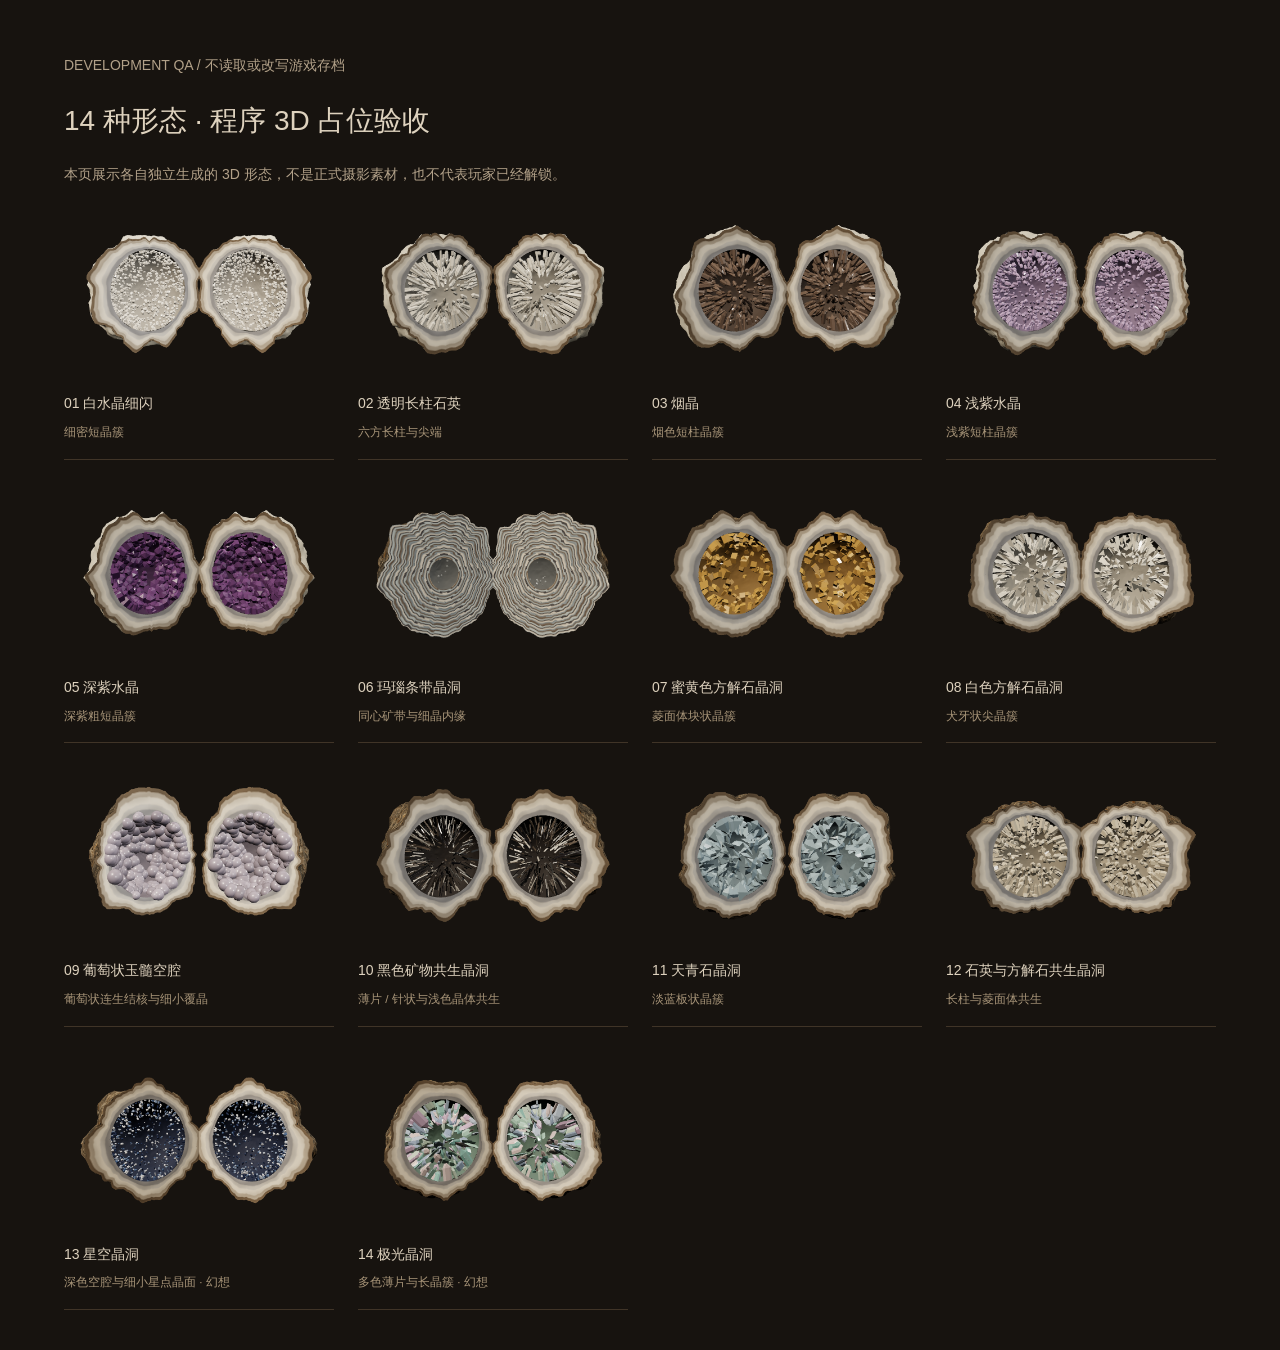
<file: tests/visual.html>
<!doctype html><html lang="zh-CN"><head><meta charset="utf-8"><meta name="viewport" content="width=device-width,initial-scale=1"><title>V0.3 · 14 种程序标本开发验收</title><link rel="icon" href="data:,"><script type="importmap">{"imports":{"three":"../prototype/vendor/three.module.js"}}</script><style>body{margin:0;background:#17130f;color:#ded2be;font:14px/1.7 -apple-system,BlinkMacSystemFont,'PingFang SC',sans-serif;padding:40px 5%}h1{font-size:28px;font-weight:400}p{color:#b2a189}main{display:grid;grid-template-columns:repeat(4,minmax(0,1fr));gap:24px}article{border-bottom:1px solid #403427;padding-bottom:15px}img{width:100%;aspect-ratio:1.5;object-fit:contain}h2{font-size:14px;font-weight:400;margin:4px 0}small{color:#a79478}#stage{position:fixed;left:-10000px;top:0;width:800px;height:600px}#viewStatus,#assetStatus{display:none}#error{color:#eab9a3}@media(max-width:700px){main{grid-template-columns:1fr 1fr}}</style></head><body><p>DEVELOPMENT QA / 不读取或改写游戏存档</p><h1>14 种形态 · 程序 3D 占位验收</h1><p>本页展示各自独立生成的 3D 形态，不是正式摄影素材，也不代表玩家已经解锁。</p><main id="specimens"></main><div id="stage"></div><p id="viewStatus"></p><p id="assetStatus"></p><p id="error" hidden></p><script type="module">import C from '../prototype/config.js';import '../prototype/app.js';const root=document.querySelector('#specimens');for(const type of C.types){const article=document.createElement('article'),image=document.createElement('img'),title=document.createElement('h2'),note=document.createElement('small');image.src=window.GeodeView.catalogThumbnail(type.id,1487+Number(type.number)*13);image.alt=type.name;title.textContent=type.number+' '+type.name;note.textContent=type.habit.zh+(type.fantasy?' · 幻想':'');article.dataset.type=type.id;article.append(image,title,note);root.append(article);await new Promise(resolve=>requestAnimationFrame(resolve));}document.querySelector('#stage').hidden=true;document.body.dataset.rendered=String(C.types.length);</script></body></html>
</file>
<file: archive/Momo-v1/style.css>
:root{--ink:#544640;--muted:#9e8d81;--pink:#dc829d;--cream:#faf6ed}*{box-sizing:border-box}body{margin:0;background:var(--cream);color:var(--ink);font-family:'DM Sans','PingFang SC',sans-serif}main{max-width:1440px;margin:auto;padding:30px 5vw 22px;min-height:100vh;display:grid;grid-template-columns:1fr 1.4fr .85fr;grid-template-rows:auto 1fr auto;gap:16px}header,footer{grid-column:1/-1;display:flex;justify-content:space-between;align-items:center}header{padding-bottom:24px;border-bottom:1px solid #e8e0d3}.brand{text-decoration:none;color:var(--ink);font-size:14px;font-weight:700}.brand span{color:var(--pink);font-size:23px;margin-left:8px}.edition,.eyebrow,.tiny-title,footer{font-size:10px;letter-spacing:1.7px}.edition{color:var(--muted)}.intro{padding-top:90px;z-index:1}.eyebrow{color:#b77c83;font-weight:600}h1{font-family:'Space Grotesk','Arial Black',sans-serif;font-size:clamp(36px,4.1vw,65px);line-height:1.04;letter-spacing:-3px;margin:25px 0 22px;position:relative}h1 em{font-style:normal;color:var(--pink)}.spark{display:block;font-size:52px;color:#c7af83;margin:28px 0 0 30px;font-weight:400}.intro p{color:var(--muted);font-size:13px;letter-spacing:2px}.playground{position:relative;align-self:center;text-align:center;min-width:0;padding-top:18px}.paper-label{display:inline-flex;align-items:center;gap:9px;font-size:10px;letter-spacing:2px;background:#fffcf6;border:1px solid #e8dfd2;border-radius:6px;padding:10px 16px;transform:rotate(-3deg)}.paper-label i{width:6px;height:6px;background:#d899a4;border-radius:50%}.paper-label small{font-size:9px;letter-spacing:1px;color:#a49385}.stage{position:relative}svg{width:100%;max-height:590px;overflow:visible;display:block}#girl{transform-origin:300px 430px}.handle{cursor:grab;touch-action:none;outline:none}.handle:active{cursor:grabbing}.dot{fill:#d7849c;stroke:#fff7ed;stroke-width:2;pointer-events:none;opacity:.75}.handle:focus-visible{stroke:#bf728e;stroke-width:2;stroke-dasharray:3 4}.handle:hover+.dot{r:7;opacity:1}.float-star{position:absolute;color:#d6bd88;pointer-events:none}.star-one{left:6%;top:29%;font-size:42px}.star-two{right:2%;top:64%;font-size:25px;color:#d8a5ad}.drag-note{position:absolute;right:-2%;top:65%;font-size:10px;color:#b38c8d;transform:rotate(-7deg);pointer-events:none}.drag-note span{font-size:30px;display:block;text-align:left;margin-left:12px}.feeling{display:inline-flex;align-items:center;gap:8px;font-size:12px;color:#a17c78;margin-top:-8px;padding:10px 18px;border:1px solid #e9d8cf;border-radius:30px;background:#fffaf3}.feeling>span:first-child{width:6px;height:6px;border-radius:50%;background:#db9a9d}.controls{align-self:center;padding-left:35px;padding-top:70px}.tiny-title{font-size:9px;color:#b29884;letter-spacing:1.4px}h2{font-size:22px;font-weight:500;letter-spacing:1px;margin:16px 0}.controls p{font-size:13px;line-height:1.9;color:var(--muted)}.instruction{display:flex;align-items:center;gap:12px;margin:32px 0}.instruction>span{background:#efe7d9;border-radius:50%;padding:10px;font-size:20px}.instruction b,.instruction small{display:block;font-weight:400;font-size:12px}.instruction small{font-size:11px;color:var(--muted);margin-top:7px}.presets{display:flex;flex-wrap:wrap;gap:8px;max-width:250px}button{border:1px solid #e4d4c9;border-radius:8px;background:#fffaf3;color:#896d67;font:inherit;font-size:12px;padding:11px 13px;cursor:pointer;transition:background .2s,transform .2s}button:hover{background:#f5e1e6;transform:translateY(-2px)}button:focus-visible{outline:2px solid #c67e95;outline-offset:3px}#reset{background:transparent;border-color:transparent;color:#aa9587}.controls .footnote{font-size:10px;line-height:2;margin-top:26px;color:#b09e90}footer{color:#ac9e90;border-top:1px solid #e8e0d3;padding-top:20px;font-size:9px;letter-spacing:1px;margin-top:16px}@media(min-width:1500px){main{min-height:900px}}@media(max-width:900px){main{grid-template-columns:1fr 1.7fr;padding:24px}.intro{padding-top:60px}.controls{grid-column:1/-1;padding:0 10px;text-align:center}.controls p,.instruction,.tiny-title{display:none}.controls h2{font-size:17px}.presets{justify-content:center;max-width:none}.controls .footnote{display:block;margin:12px}.spark{font-size:35px}footer{font-size:8px}.drag-note{right:0;font-size:9px}}@media(max-width:540px){main{display:flex;flex-direction:column;gap:8px;padding:20px}header{padding-bottom:14px}.edition{font-size:7px;letter-spacing:.7px}.brand{font-size:10px}.intro{padding-top:22px;text-align:center}.eyebrow{font-size:9px}h1{font-size:37px;letter-spacing:-1.8px;margin:12px 0 8px}h1 br{display:none}h1 em{display:block}.spark,.intro p{display:none}.playground{width:100%;max-width:460px;padding-top:8px}.paper-label{padding:7px 12px}.stage{margin-top:-10px}svg{max-height:440px}.drag-note{right:0;top:64%}.feeling{font-size:11px;margin-top:-10px}.controls h2{margin:14px 0 12px}.controls .footnote{font-size:9px}footer{gap:15px;font-size:7px;line-height:1.7;margin-top:12px}.star-one{font-size:30px}}@media(prefers-reduced-motion:reduce){button{transition:none}}
</file>
